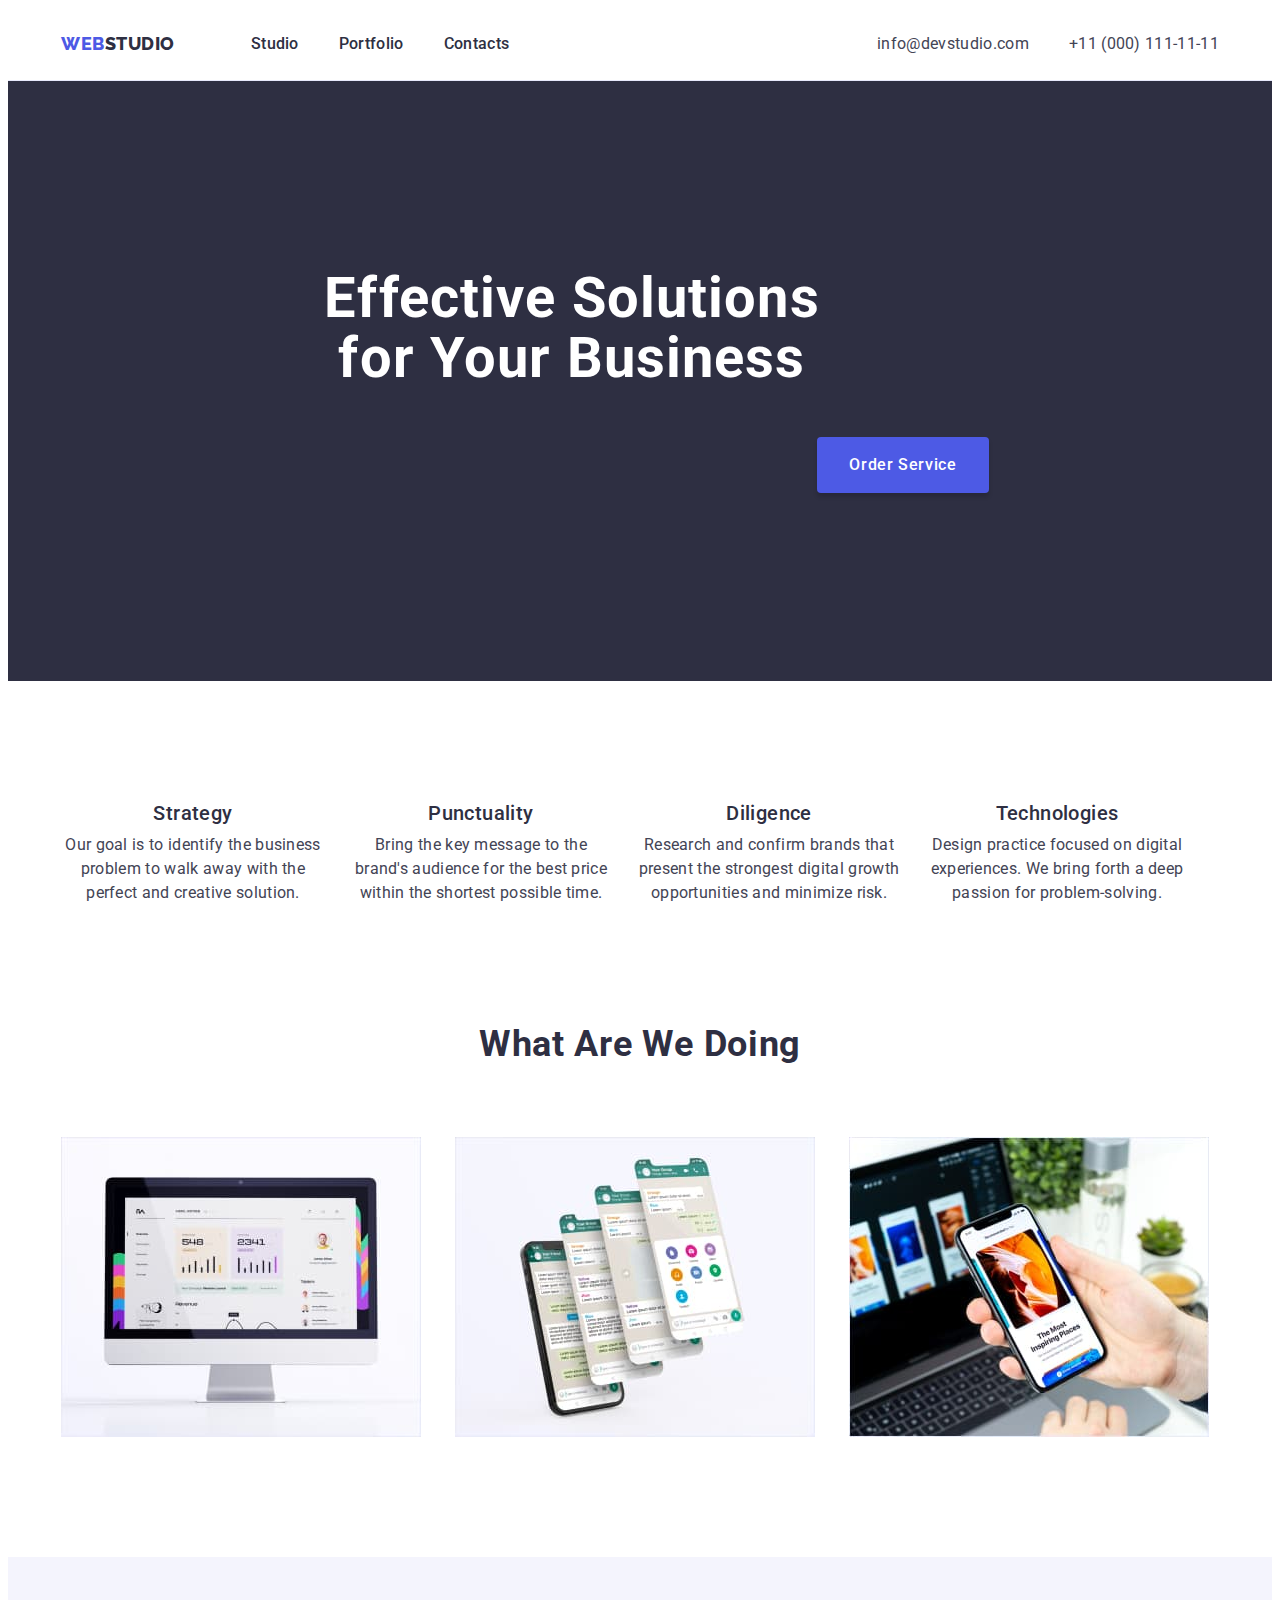
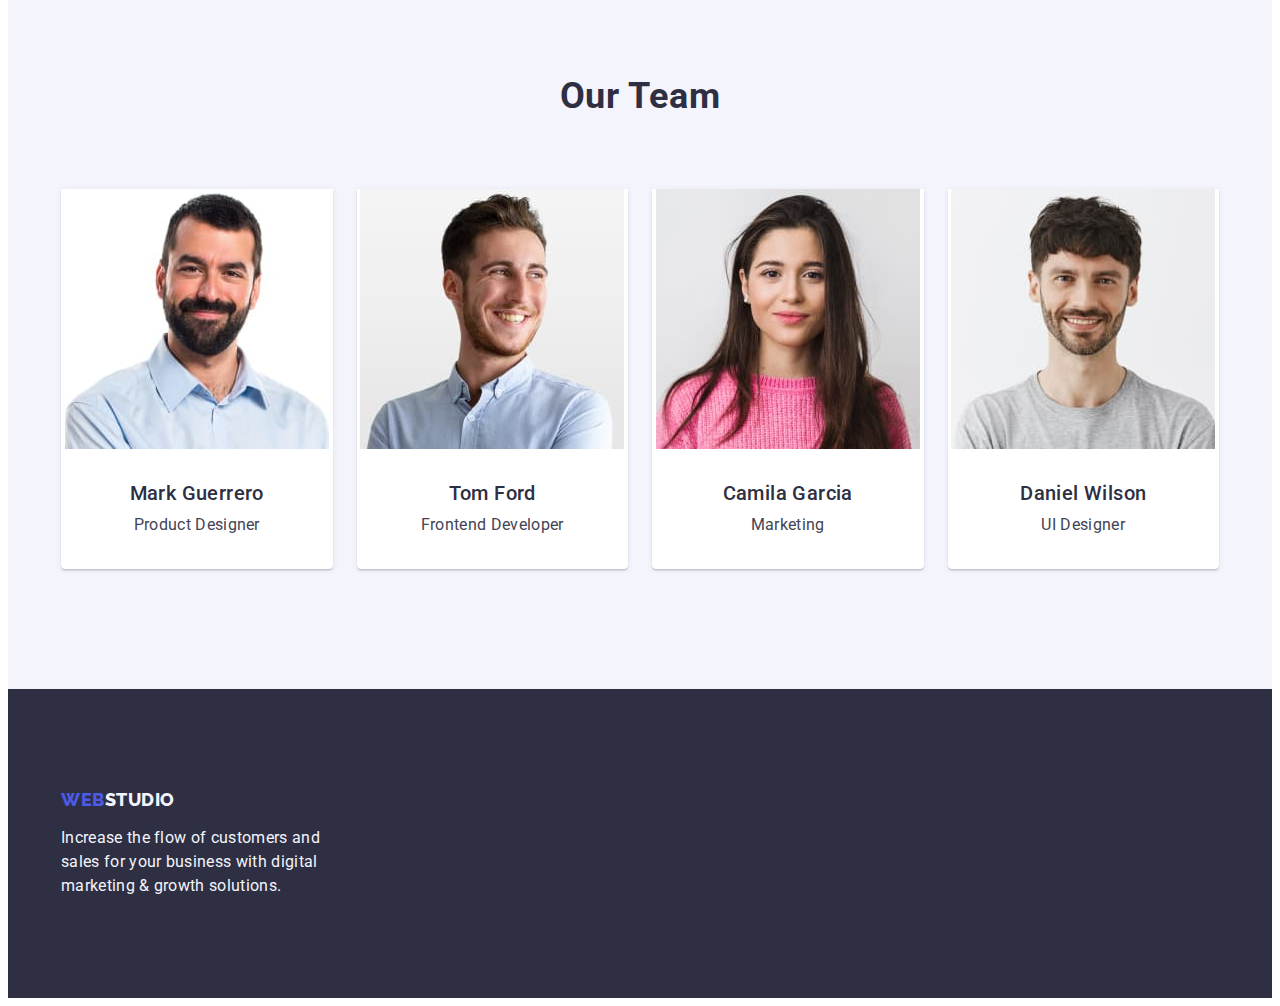
<file: index.html>
<!DOCTYPE html>
<html lang="en">

<head>
	<meta charset="UTF-8">
	<meta http-equiv="X-UA-Compatible" content="IE=edge">
	<meta name="viewport" content="width=device-width, initial-scale=1.0">
	<title>Studio</title>
	<link rel="preconnect" href="https://fonts.googleapis.com">
	<link rel="preconnect" href="https://fonts.gstatic.com" crossorigin>
	<link
		href="https://fonts.googleapis.com/css2?family=Raleway:wght@800&family=Roboto:wght@400;500;700;900&display=swap"
		rel="stylesheet">
	<link rel="stylesheet" href="https://cdnjs.cloudflare.com/ajax/libs/modern-normalize/2.0.0/modern-normalize.min.css"
		integrity="sha512-4xo8blKMVCiXpTaLzQSLSw3KFOVPWhm/TRtuPVc4WG6kUgjH6J03IBuG7JZPkcWMxJ5huwaBpOpnwYElP/m6wg=="
		crossorigin="anonymous" referrerpolicy="no-referrer" />
	<link rel="stylesheet" href="./css/styles.css">
</head>

<body>
	<header class="header">
		<div class="container-header container">
			<nav class="header-nav">
				<a href="./index.html" class="logo-header link">Web<span class="logo-header-span">Studio</span></a>
				<ul class="header-nav-list list">
					<li><a href="./index.html" class="header-list-item-link link">Studio</a></li>
					<li><a href="./portfolio.html" class="header-list-item-link link">Portfolio</a></li>
					<li><a href="" class="header-list-item-link link">Contacts</a></li>
				</ul>
			</nav>
			<address class="address">
				<ul class="address-list list">
					<li>
						<a href="mailto:info@devstudio.com" class="header-list-item-link-address link">info@devstudio.com</a>
					</li>
					<li>
						<a href="tel:+110001111111" class="header-list-item-link-address link">+11 (000) 111-11-11</a>
					</li>
				</ul>
			</address>
		</div>
	</header>
	<main>
		<section class="section-first">
			<div class="container-hero container">
				<h1 class="main-tittle">Effective Solutions for Your Business</h1>
				<button type="button" class="button">Order Service</button>
			</div>
		</section>
		<section class="section-second">
			<div class="container">
				<h2 class="hidden-tittle">Our preference</h2>
				<ul class="menu-list list">
					<li class="menu-list-item">
						<h3 class="tittle">Strategy</h3>
						<p class="description">Our goal is to identify the business
							problem to walk away with the perfect and creative solution.</p>
					</li>
					<li class="menu-list-item">
						<h3 class="tittle">Punctuality</h3>
						<p class="description">Bring the key message to the brand's audience for the best price within the
							shortest
							possible time.
						</p>
					</li>
					<li class="menu-list-item">
						<h3 class="tittle">Diligence</h3>
						<p class="description">Research and confirm brands that present the strongest digital growth
							opportunities
							and minimize risk.
						</p>
					</li>
					<li class="menu-list-item">
						<h3 class="tittle">Technologies</h3>
						<p class="description">Design practice focused on digital experiences. We bring forth a deep
							passion
							for
							problem-solving.</p>
					</li>
				</ul>
			</div>
		</section>
		<section class="section-third">
			<div class="container-app container">
				<h2 class="subtitle">What are we doing</h2>
				<ul class="app-list list">
					<li class="app-list-item">
						<img src="./images/1.jpg" alt="Desktop app img" width="360" height="300">
					</li>
					<li class="app-list-item">
						<img src="./images/2.jpg" alt="Messenger img" width="360" height="300">
					</li>
					<li class="app-list-item">
						<img src="./images/3.jpg" alt="Mobile app img" width="360" height="300">
					</li>
				</ul>
			</div>
		</section>
		<section class="section-fourth">
			<div class="container">
				<h2 class="subtitle">Our Team</h2>
				<ul class="team list">
					<li class="list-item">
						<img src="./images/4.jpg" alt="Team photo" width="264" height="260">
						<div class="team-box">
							<h3 class="tittle">Mark Guerrero</h3>
							<p class="description">Product Designer</p>
						</div>
					</li>
					<li class="list-item">
						<img src="./images/5.jpg" alt="Team photo" width="264" height="260">
						<div class="team-box">
							<h3 class="tittle">Tom Ford</h3>
							<p class="description">Frontend Developer</p>
						</div>
					</li>
					<li class="list-item">
						<img src="./images/6.jpg" alt="Team photo" width="264" height="260">
						<div class="team-box">
							<h3 class="tittle">Camila Garcia</h3>
							<p class="description">Marketing</p>
						</div>
					</li>
					<li class="list-item">
						<img src="./images/7.jpg" alt="Team photo" width="264" height="260">
						<div class="team-box">
							<h3 class="tittle">Daniel Wilson</h3>
							<p class="description">UI Designer</p>
						</div>
					</li>
				</ul>
			</div>
		</section>
	</main>
	<footer class="footer">
		<div class="container-footer container">
			<a href="./index.html" class="logo-footer link">Web<span class="logo-footer-span">Studio</span></a>
			<p class="footer-paragraph">Increase the flow of customers and sales for your business with digital
				marketing & growth solutions.</p>
		</div>
	</footer>
</body>

</html>
</file>
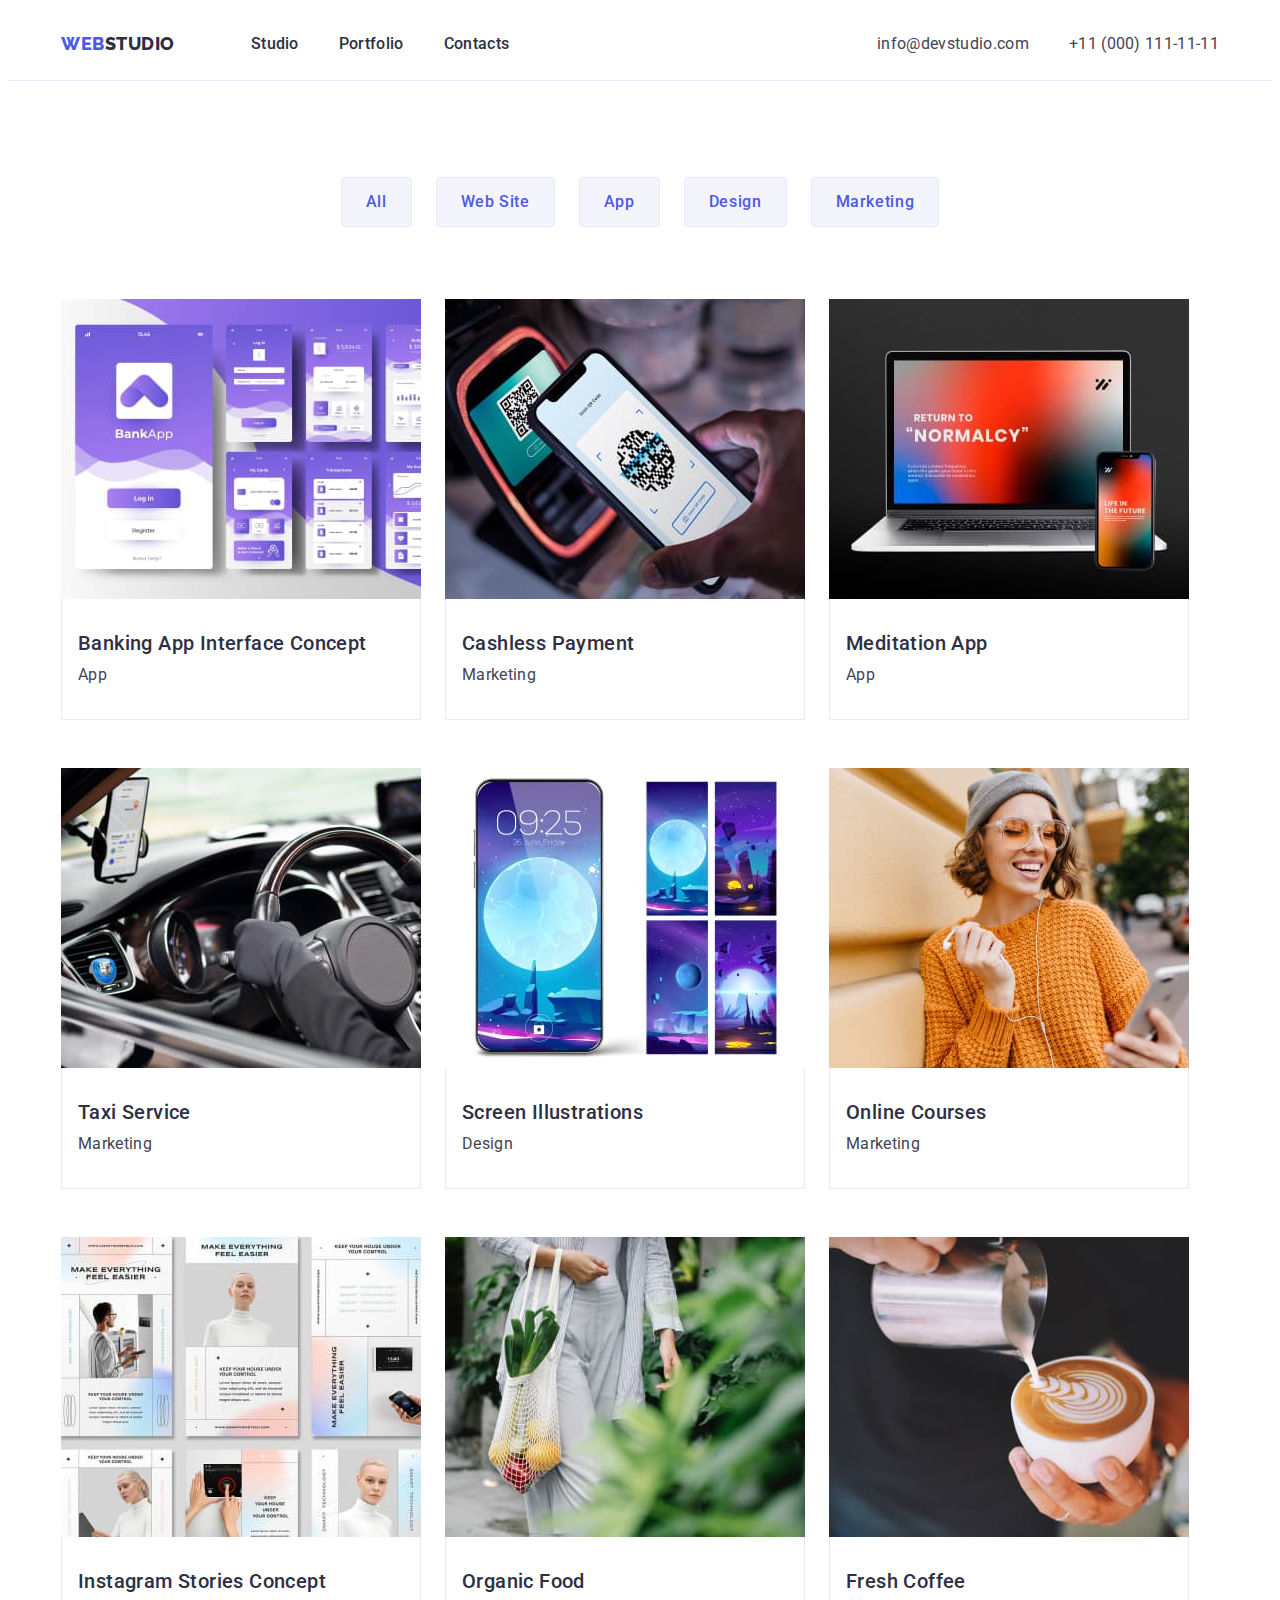
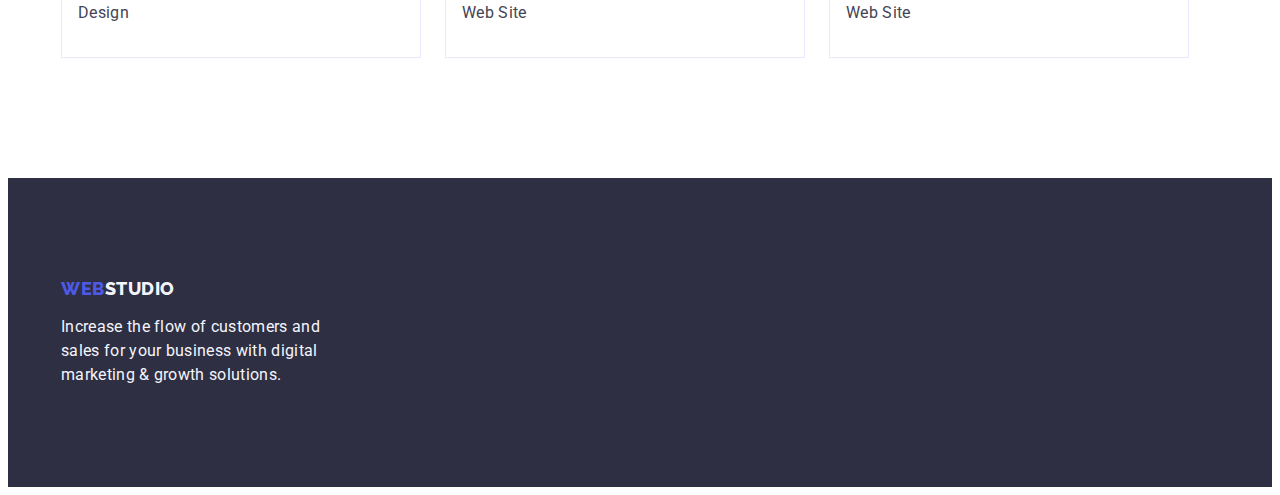
<file: portfolio.html>
<!DOCTYPE html>
<html lang="en">

<head>
	<meta charset="UTF-8">
	<meta http-equiv="X-UA-Compatible" content="IE=edge">
	<meta name="viewport" content="width=device-width, initial-scale=1.0">
	<title>Portfolio</title>
	<link rel="preconnect" href="https://fonts.googleapis.com">
	<link rel="preconnect" href="https://fonts.gstatic.com" crossorigin>
	<link
		href="https://fonts.googleapis.com/css2?family=Raleway:wght@800&family=Roboto:wght@400;500;700;900&display=swap"
		rel="stylesheet">
	<link rel="stylesheet" href="https://cdnjs.cloudflare.com/ajax/libs/modern-normalize/2.0.0/modern-normalize.min.css"
		integrity="sha512-4xo8blKMVCiXpTaLzQSLSw3KFOVPWhm/TRtuPVc4WG6kUgjH6J03IBuG7JZPkcWMxJ5huwaBpOpnwYElP/m6wg=="
		crossorigin="anonymous" referrerpolicy="no-referrer" />
	<link rel="stylesheet" href="./css/styles.css">
</head>

<body>
	<header class="header">
		<div class="container-header container">
			<nav class="header-nav">
				<a href="./index.html" class="logo-header link">Web<span class="logo-header-span">Studio</span></a>
				<ul class="header-nav-list list">
					<li><a href="./index.html" class="header-list-item-link link">Studio</a></li>
					<li><a href="./portfolio.html" class="header-list-item-link link">Portfolio</a></li>
					<li><a href="" class="header-list-item-link link">Contacts</a></li>
				</ul>
			</nav>
			<address class="address">
				<ul class="address-list list">
					<li>
						<a href="mailto:info@devstudio.com" class="header-list-item-link-address link">info@devstudio.com</a>
					</li>
					<li>
						<a href="tel:+110001111111" class="header-list-item-link-address link">+11 (000) 111-11-11</a>
					</li>
				</ul>
			</address>
		</div>
	</header>
	<main>
		<section class="section-category">
			<div class="container">
				<h1 class="hidden-tittle">Filter</h1>
				<ul class="category-filter list">
					<li>
						<button type="button" class="button-category">All</button>
					</li>
					<li>
						<button type="button" class="button-category">Web Site</button>
					</li>
					<li>
						<button type="button" class="button-category">App</button>
					</li>
					<li>
						<button type="button" class="button-category">Design</button>
					</li>
					<li>
						<button type="button" class="button-category">Marketing</button>
					</li>
				</ul>
				<ul class="category-list list">
					<li class="category-item">
						<a href="./index.html" class="link">
							<img src="./images/11.jpg" alt="Banking App Interface Concept" class="category-image" width="360"
								height="300">
							<div class="app-box">
								<h2 class="tittle-box tittle">Banking App Interface Concept</h2>
								<p class="category">App</p>
							</div>
						</a>
					</li>
					<li class="category-item">
						<a href="./index.html" class="link">
							<img src="./images/22.jpg" alt="Cashless Payment" class="category-image" width="360" height="300">
							<div class="app-box">
								<h2 class="tittle-box tittle">Cashless Payment</h2>
								<p class="category">Marketing</p>
							</div>
						</a>
					</li>
					<li class="category-item">
						<a href="./index.html" class="link">
							<img src="./images/33.jpg" alt="Meditation App" class="category-image" width="360" height="300">
							<div class="app-box">
								<h2 class="tittle-box tittle">Meditation App</h2>
								<p class="category">App</p>
							</div>
						</a>
					</li>
					<li class="category-item">
						<a href="./index.html" class="link">
							<img src="./images/44.jpg" alt="Taxi Service" class="category-image" width="360" height="300">
							<div class="app-box">
								<h2 class="tittle-box tittle">Taxi Service</h2>
								<p class="category">Marketing</p>
							</div>
						</a>
					</li>
					<li class="category-item">
						<a href="./index.html" class="link">
							<img src="./images/55.jpg" alt="Screen Illustrations" class="category-image" width="360"
								height="300">
							<div class="app-box">
								<h2 class="tittle-box tittle">Screen Illustrations</h2>
								<p class="category">Design</p>
							</div>
						</a>
					</li>
					<li class="category-item">
						<a href="./index.html" class="link">
							<img src="./images/66.jpg" alt="Online Courses" class="category-image" width="360" height="300">
							<div class="app-box">
								<h2 class="tittle-box tittle">Online Courses</h2>
								<p class="category">Marketing</p>
							</div>
						</a>
					</li>
					<li class="category-item">
						<a href="./index.html" class="link">
							<img src="./images/77.jpg" alt="Instagram Stories Concept" class="category-image" width="360"
								height="300">
							<div class="app-box">
								<h2 class="tittle-box tittle">Instagram Stories Concept</h2>
								<p class="category">Design</p>
							</div>
						</a>
					</li>
					<li class="category-item">
						<a href="./index.html" class="link">
							<img src="./images/88.jpg" alt="Organic Food" class="category-image" width="360" height="300">
							<div class="app-box">
								<h2 class="tittle-box tittle">Organic Food</h2>
								<p class="category">Web Site</p>
							</div>
						</a>
					</li>
					<li class="category-item">
						<a href="./index.html" class="link">
							<img src="./images/99.jpg" alt="Fresh Coffee" class="category-image" width="360" height="300">
							<div class="app-box">
								<h2 class="tittle-box tittle">Fresh Coffee</h2>
								<p class="category">Web Site</p>
							</div>
						</a>
					</li>
				</ul>
			</div>
		</section>
	</main>
	<footer>
		<div class="footer">
			<div class="container">
				<a href="./index.html" class="logo-footer link">Web<span class="logo-footer-span">Studio</span></a>
				<p class="footer-paragraph">Increase the flow of customers and sales for your business with digital
					marketing & growth solutions.</p>
			</div>
		</div>
	</footer>
</body>
</file>
<file: css/styles.css>
:root {
	--logo-color: #4d5ae5;
	--color-grey: #2e2f42;
	--paragraph-color: #434455;
}
body {
	font-family: "Roboto", sans-serif;
	color: #434455;
	background-color: #ffffff;
}

img {
	display: block;
}
h1,
h2,
h3,
h4,
h5,
h6,
p {
	margin: 0;
}

/*----------------------------------------------------*/
.wrapper {
}

.container {
	width: 1158px;
	margin: 0 auto;
	padding-right: 15px;
	padding-left: 15px;
}
.list {
	list-style: none;
	padding-left: 0;
	margin: 0;
}

.link {
	text-decoration: none;
}
/*----------------------------------------------------*/
.header {
	border-bottom: 1px solid #e7e9fc;
	padding-top: 24px;
	padding-bottom: 24px;
}
.container-header {
	display: flex;
	justify-content: space-between;
	align-items: center;
}
.header-nav {
	display: flex;
	align-items: center;
}
.address {
	font-style: normal;
	gap: 40px;
}
.address-list {
	display: flex;
	gap: 40px;
}
.logo-header {
	font-family: "Raleway", sans-serif;
	font-weight: 800;
	font-size: 18px;
	line-height: 1.17;
	letter-spacing: 0.03em;
	text-transform: uppercase;
	color: var(--logo-color);
	align-self: center;
	margin-right: 76px;
}
.logo-header-span {
	color: var(--color-grey);
}

.header-nav-list {
	display: flex;
	gap: 40px;
}
.header-list-item-link {
	font-size: 16px;
	line-height: 1.5;
	letter-spacing: 0.02em;
	font-weight: 500;
	color: var(--color-grey);
	padding-top: 24px;
	padding-bottom: 24px;
}
.header-list-item-link:focus,
.header-list-item-link:hover {
	color: #404bbf;
}
.header-list-item-link:active {
	color: #404bbf;
}
.header-list-item-link-address {
	font-weight: 400;
	font-size: 16px;
	line-height: 1.5;
	color: #434455;
	letter-spacing: 0.02em;
}
.header-list-item-link-address:focus,
.header-list-item-link-address:hover {
	color: #404bbf;
}
/*----------------------------------------------------*/
.footer {
	background-color: #2e2f42;
	padding: 100px 0;
}

.logo-footer {
	font-family: "Raleway", sans-serif;
	font-weight: 800;
	font-size: 18px;
	line-height: 1.17;
	letter-spacing: 0.03em;
	text-transform: uppercase;
	color: var(--logo-color);
	margin-bottom: 16px;
	display: inline-block;
}
.logo-footer-span {
	color: #f4f4fd;
}
.footer-paragraph {
	font-size: 16px;
	line-height: 1.5;
	letter-spacing: 0.02em;
	color: #f4f4fd;
	max-width: 264px;
}

/*----------------------------------------------------*/
.container-hero {
	display: flex;
	flex-direction: column;
	padding: 0 316px;
}

.section-first {
	background-color: var(--color-grey);
	padding: 188px 0px;
}

.main-tittle {
	font-weight: 700;
	font-size: 56px;
	line-height: 1.07;
	color: #ffffff;
	letter-spacing: 0.02em;
	text-align: center;
	padding-bottom: 48px;
	max-width: 496px;
}
.button {
	display: block;
	min-width: 169px;
	height: 56px;
	border: none;
	font-size: 16px;
	line-height: 1.5;
	letter-spacing: 0.04em;
	color: #ffffff;
	background-color: #4d5ae5;
	border-radius: 4px;
	font-family: "Roboto", sans-serif;
	font-weight: 500;
	cursor: pointer;
	padding: 16px 32px;
	align-self: center;
	box-shadow: 0px 4px 4px rgba(0, 0, 0, 0.15);
}
.button:focus {
	background-color: #404bbf;
}
.button:hover {
	background: #404bbf;
	box-shadow: 0px 4px 4px rgba(0, 0, 0, 0.15);
}

/*----------------------------------------------------*/
.section-second {
	padding: 120px 0;
}
.hidden-tittle {
	display: none;
}
.menu-list {
	display: flex;
	gap: 24px;
}
.menu-list-item {
	width: 264px;
}
.menu-list-item > h3 {
	margin-bottom: 8px;
}
.tittle {
	font-size: 20px;
	line-height: 1.2;
	font-weight: 500;
	letter-spacing: 0.02em;
	color: var(--color-grey);
}
.description {
	font-size: 16px;
	line-height: 1.5;
	letter-spacing: 0.02em;
	color: #434455;
}
/*----------------------------------------------------*/
.section-third {
	padding-bottom: 120px;
}
.container-app {
}
.subtitle {
	font-weight: 700;
	font-size: 36px;
	line-height: 1.11;
	text-align: center;
	text-transform: capitalize;
	letter-spacing: 0.02em;
	color: var(--color-grey);
	margin-bottom: 72px;
}
.app-list {
	display: flex;
	gap: 24px;
}
.app-list-item {
	width: calc((100% - 48px) / 3);
}
.app-list img {
}
/*----------------------------------------------------*/
.section-fourth {
	background-color: #f4f4fd;
	padding: 120px 0;
}
.team {
	display: flex;
	gap: 24px;
}

.list-item {
	display: flex;
	flex-direction: column;
	width: calc((100% - 72px) / 4);
	box-shadow: 0px 1px 6px rgba(46, 47, 66, 0.08), 0px 1px 1px rgba(46, 47, 66, 0.16),
		0px 2px 1px rgba(46, 47, 66, 0.08);
	border-radius: 0px 0px 4px 4px;
	background-color: #ffffff;
	justify-content: center;
	align-items: center;
}
.team-box {
	padding: 32px 16px;
}
.tittle {
	text-align: center;
	margin-bottom: 8px;
}
.description {
	text-align: center;
}
/*----------------------------------------------------*/

.section-category {
	padding-top: 96px;
	padding-bottom: 120px;
}
.category-filter {
	display: flex;
	gap: 24px;
	margin-bottom: 72px;
	align-items: center;
	justify-content: center;
}
.button-category {
	font-size: 16px;
	line-height: 1.5;
	color: #4d5ae5;
	background-color: #f4f4fd;
	border: 1px solid #e7e9fc;
	border-radius: 4px;
	font-family: "Roboto", sans-serif;
	font-weight: 500;
	letter-spacing: 0.04em;
	cursor: pointer;
	padding: 12px 24px;
}
.button-category:focus {
	color: #ffffff;
	background: #404bbf;
	border: 1px solid transparent;
}
.button-category:hover {
	color: #ffffff;
	background: #404bbf;
	border: 1px solid transparent;
	box-shadow: 0px 3px 1px rgba(0, 0, 0, 0.1), 0px 2px 1px rgba(0, 0, 0, 0.08), 0px 2px 2px rgba(0, 0, 0, 0.12);
	border-radius: 4px;
}
/*----------------------------------------------------*/
.app-box {
	padding: 32px 16px;
	border: 1px solid #e7e9fc;
	border-top: none;
}
.tittle-box {
	text-align: start;
	margin-bottom: 8px;
}
.category {
	font-size: 16px;
	line-height: 1.5;
	color: #434455;
	letter-spacing: 0.02em;
	color: var(--paragraph-color);
}
.category-list {
	display: flex;
	flex-wrap: wrap;
}

.category-item {
	margin-right: 24px;
	margin-bottom: 48px;
}
.category-item:nth-child(3) {
	margin-right: 0;
}
.category-item:nth-child(6) {
	margin-right: 0;
}
.category-item:nth-child(9) {
	margin-right: 0;
	margin-bottom: 0;
}
.category-item:nth-child(7) {
	margin-bottom: 0;
}
.category-item:nth-child(8) {
	margin-bottom: 0;
}

.category-item :not(:last-child) {
}
.category-item:hover {
}
.category-image {
}
</file>
